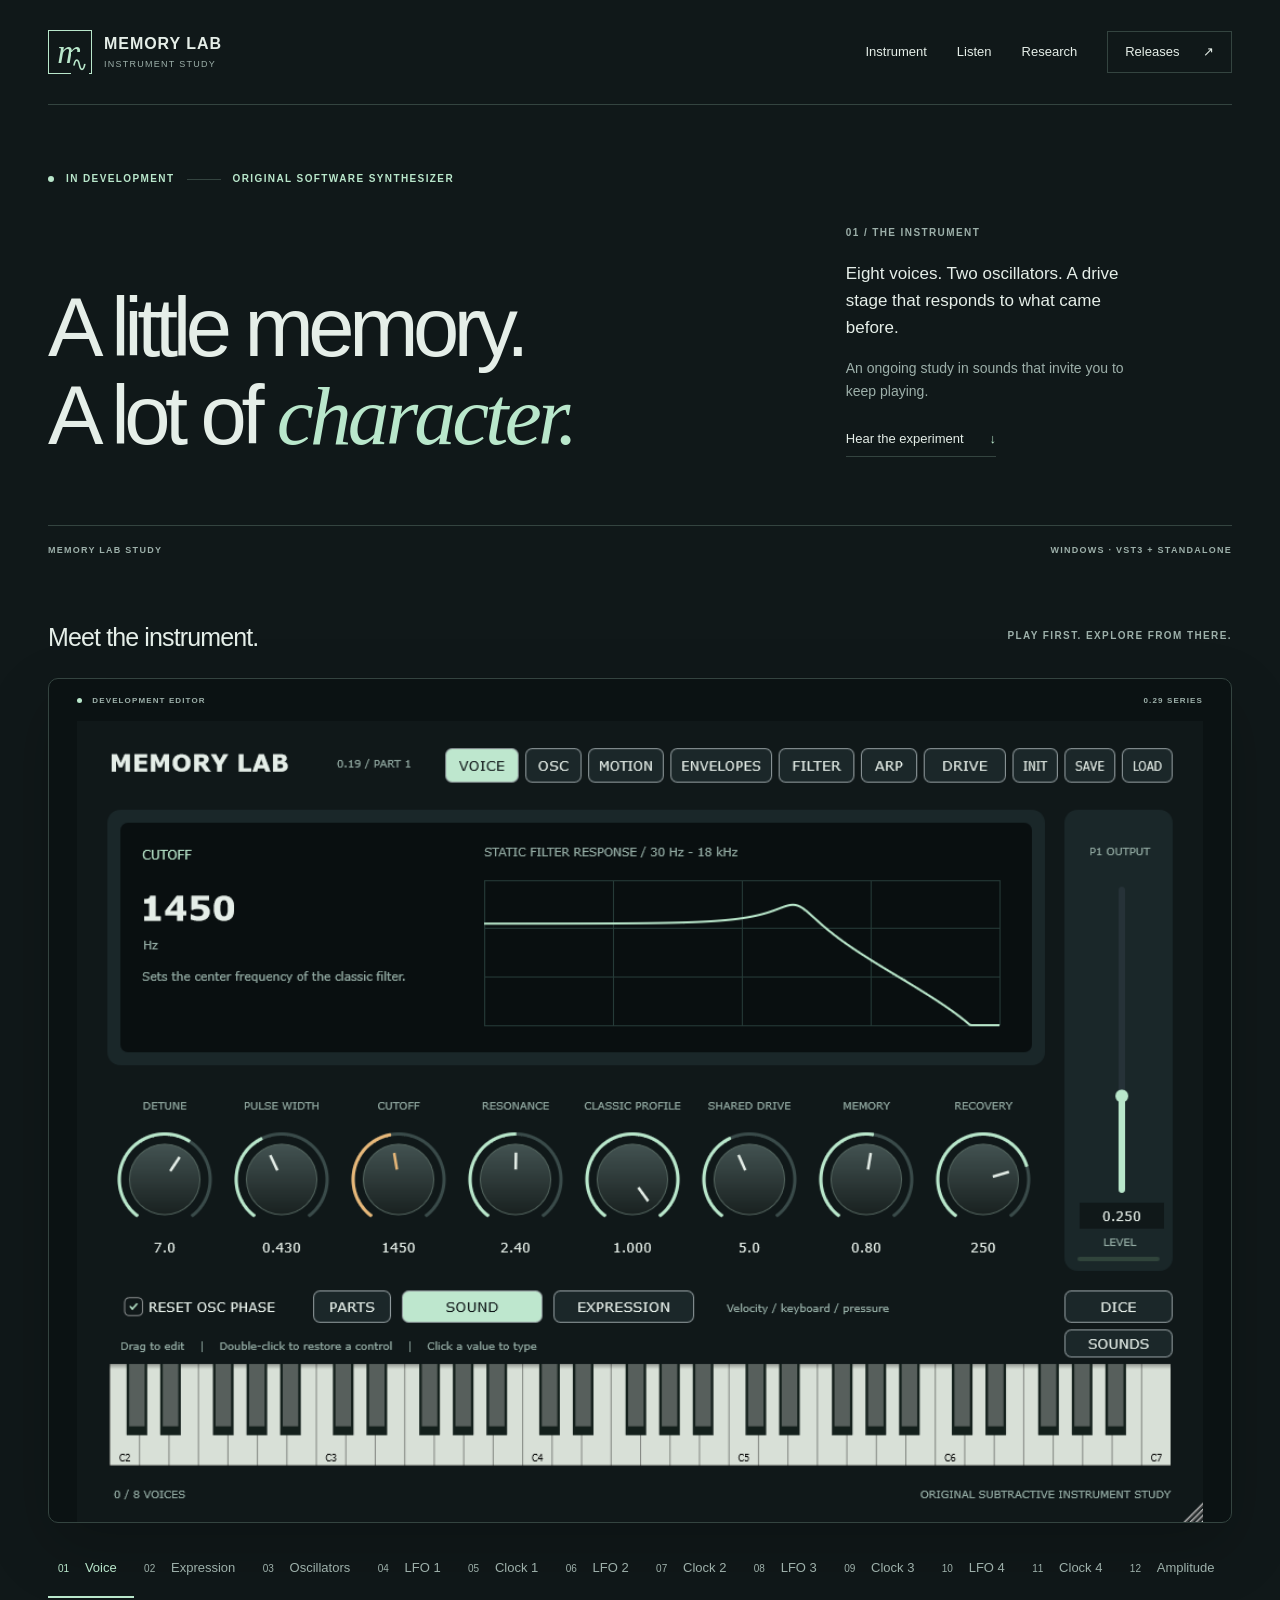
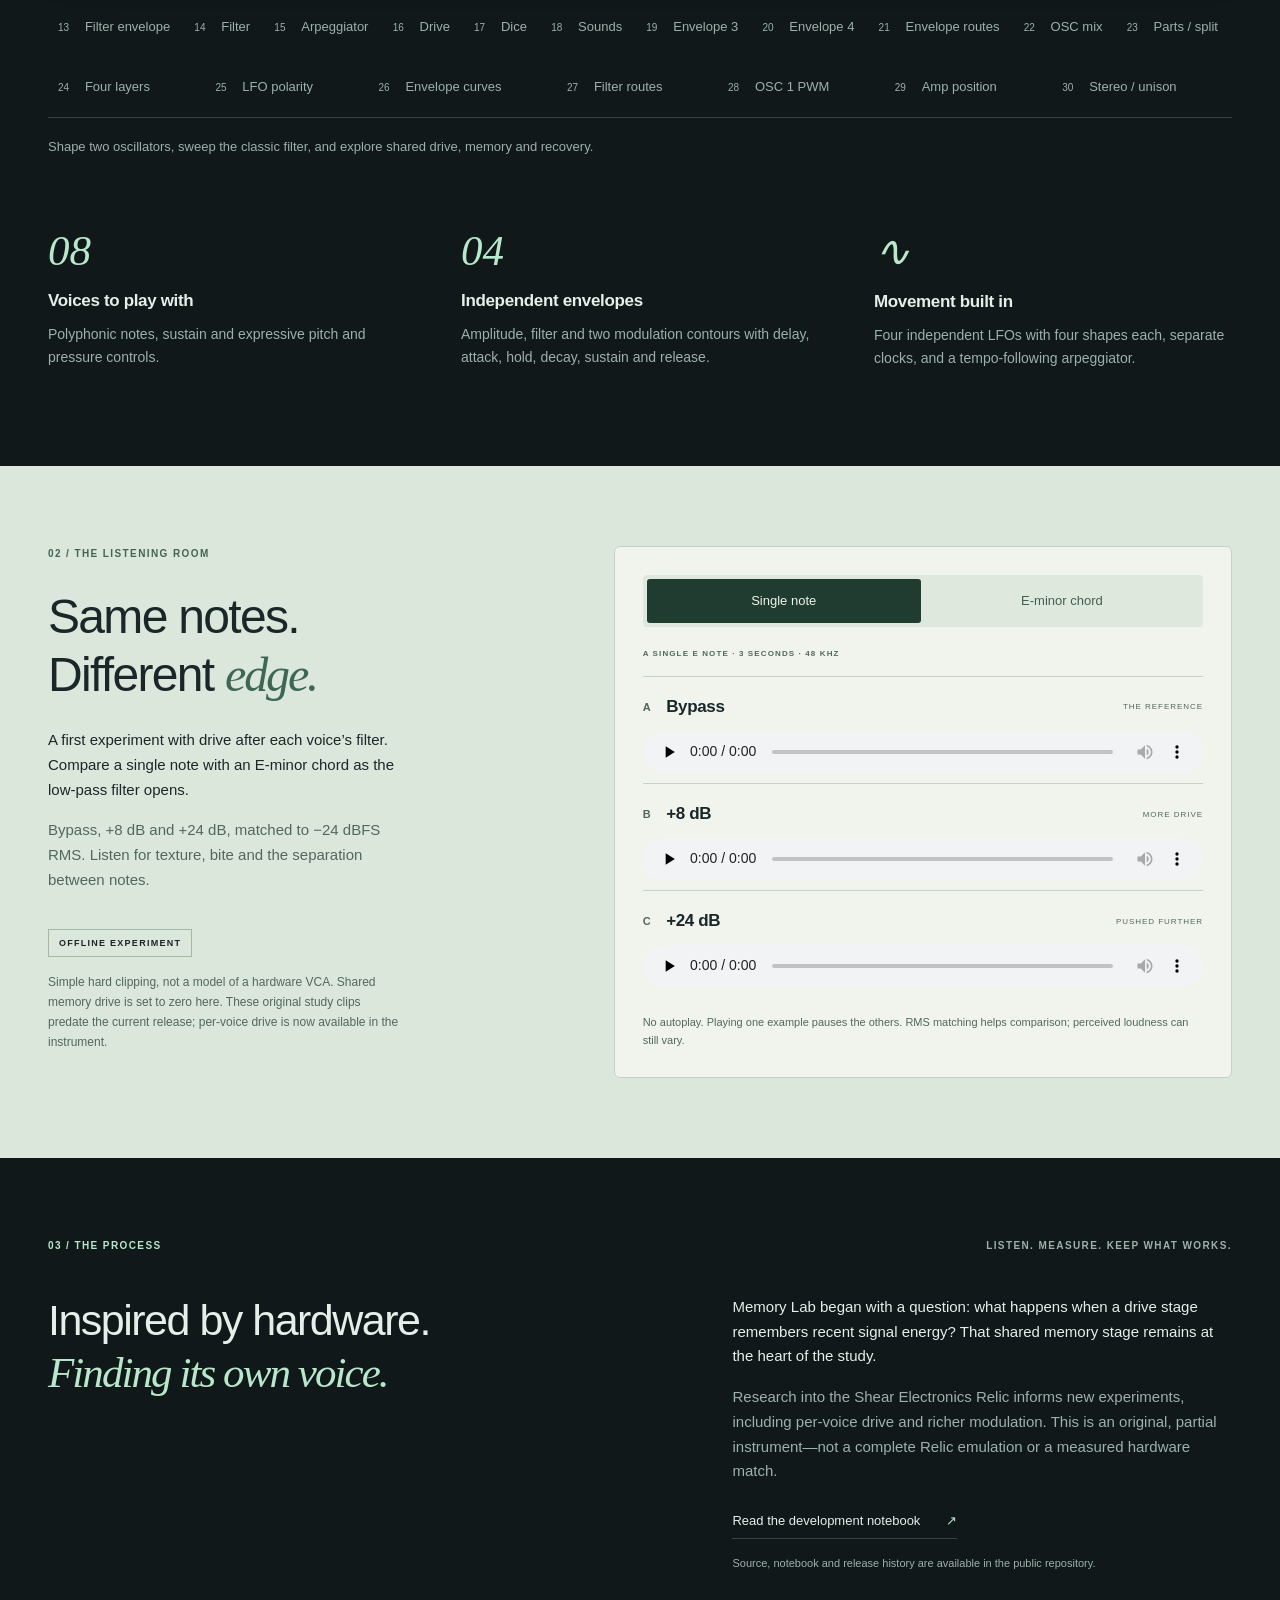
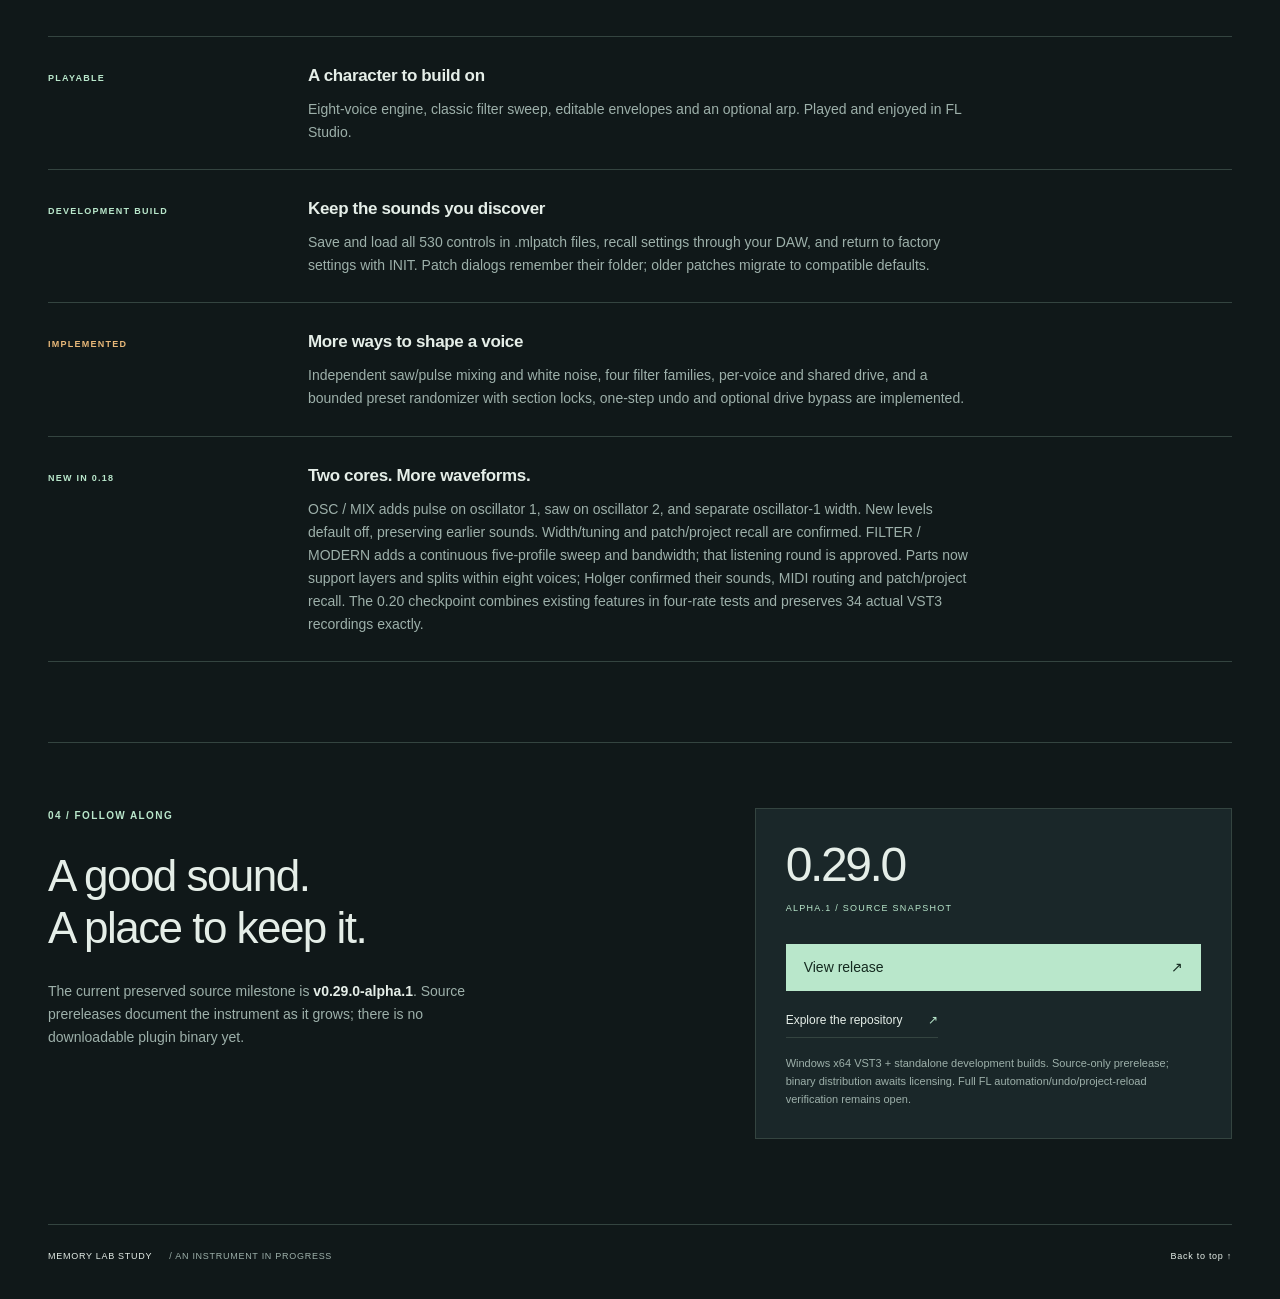
<file: docs/index.html>
<!doctype html>
<html lang="en">
<head>
  <meta charset="utf-8">
  <meta name="viewport" content="width=device-width, initial-scale=1">
  <meta name="description" content="Memory Lab Study: an original eight-voice software synthesizer exploring subtractive synthesis, expressive envelopes and a drive stage with memory. Hear the experiments and follow its development.">
  <meta name="theme-color" content="#101819">
  <title>Memory Lab Study — A sound worth exploring</title>
  <link rel="stylesheet" href="style.css">
  <script src="site.js" defer></script>
</head>
<body>
  <a class="skip" href="#main">Skip to content</a>
  <header class="header wrap">
    <a class="brand" href="#" aria-label="Memory Lab Study home"><span class="brand-mark" aria-hidden="true">m<span>∿</span></span><span>MEMORY LAB<span class="brand-sub">INSTRUMENT STUDY</span></span></a>
    <nav aria-label="Main navigation"><a href="#instrument">Instrument</a><a href="#listen">Listen</a><a href="#research">Research</a><a class="nav-release" href="#releases">Releases <span aria-hidden="true">↗</span></a></nav>
  </header>
  <main id="main">
    <section class="hero wrap">
      <div class="eyebrow"><span class="live-dot" aria-hidden="true"></span> IN DEVELOPMENT <span class="eyebrow-rule"></span> ORIGINAL SOFTWARE SYNTHESIZER</div>
      <div class="hero-grid"><h1>A little memory.<br>A lot of <em>character.</em></h1><div class="hero-note"><span class="index">01 / THE INSTRUMENT</span><p>Eight voices. Two oscillators. A drive stage that responds to what came before.</p><p class="muted">An ongoing study in sounds that invite you to keep playing.</p><a class="text-link" href="#listen">Hear the experiment <span aria-hidden="true">↓</span></a></div></div>
      <div class="hero-bottom"><span>MEMORY LAB STUDY</span><span>WINDOWS · VST3 + STANDALONE</span></div>
    </section>

    <section id="instrument" class="instrument wrap" aria-labelledby="instrument-title">
      <div class="section-top"><h2 id="instrument-title">Meet the instrument.</h2><span class="small muted">PLAY FIRST. EXPLORE FROM THERE.</span></div>
      <div class="screen-frame"><div class="screen-top"><span><i aria-hidden="true"></i> DEVELOPMENT EDITOR</span><span>0.29 SERIES</span></div><img id="editor-image" src="assets/editor/voice.png" alt="Memory Lab Study Voice editor with eight rotary controls, a filter response display and piano keyboard" width="1040" height="740" fetchpriority="high"></div>
      <div class="editor-selector" role="group" aria-label="Explore the editor pages">
        <button type="button" data-view="voice" aria-pressed="true">01 <span>Voice</span></button><button type="button" data-view="expression" aria-pressed="false">02 <span>Expression</span></button><button type="button" data-view="osc" aria-pressed="false">03 <span>Oscillators</span></button><button type="button" data-view="motion" aria-pressed="false">04 <span>LFO 1</span></button><button type="button" data-view="motion-clock" aria-pressed="false">05 <span>Clock 1</span></button><button type="button" data-view="motion2" aria-pressed="false">06 <span>LFO 2</span></button><button type="button" data-view="motion2-clock" aria-pressed="false">07 <span>Clock 2</span></button><button type="button" data-view="motion3" aria-pressed="false">08 <span>LFO 3</span></button><button type="button" data-view="motion3-clock" aria-pressed="false">09 <span>Clock 3</span></button><button type="button" data-view="motion4" aria-pressed="false">10 <span>LFO 4</span></button><button type="button" data-view="motion4-clock" aria-pressed="false">11 <span>Clock 4</span></button><button type="button" data-view="amplitude" aria-pressed="false">12 <span>Amplitude</span></button><button type="button" data-view="filter-envelope" aria-pressed="false">13 <span>Filter envelope</span></button><button type="button" data-view="filter-classic" aria-pressed="false">14 <span>Filter</span></button><button type="button" data-view="arp" aria-pressed="false">15 <span>Arpeggiator</span></button><button type="button" data-view="drive" aria-pressed="false">16 <span>Drive</span></button><button type="button" data-view="dice-bypass" aria-pressed="false">17 <span>Dice</span></button><button type="button" data-view="presets" aria-pressed="false">18 <span>Sounds</span></button><button type="button" data-view="env3" aria-pressed="false">19 <span>Envelope 3</span></button><button type="button" data-view="env4" aria-pressed="false">20 <span>Envelope 4</span></button><button type="button" data-view="envelope-routes" aria-pressed="false">21 <span>Envelope routes</span></button><button type="button" data-view="osc-mix" aria-pressed="false">22 <span>OSC mix</span></button><button type="button" data-view="parts-split" aria-pressed="false">23 <span>Parts / split</span></button><button type="button" data-view="parts-layer4" aria-pressed="false">24 <span>Four layers</span></button><button type="button" data-view="lfo-polarity" aria-pressed="false">25 <span>LFO polarity</span></button><button type="button" data-view="envelope-character" aria-pressed="false">26 <span>Envelope curves</span></button><button type="button" data-view="filter-modulation" aria-pressed="false">27 <span>Filter routes</span></button><button type="button" data-view="osc1-pwm" aria-pressed="false">28 <span>OSC 1 PWM</span></button><button type="button" data-view="voice-path" aria-pressed="false">29 <span>Amp position</span></button><button type="button" data-view="stereo-spread" aria-pressed="false">30 <span>Stereo / unison</span></button>
      </div>
      <p id="editor-caption" class="caption" aria-live="polite">Shape two oscillators, sweep the classic filter, and explore shared drive, memory and recovery.</p>
      <div class="feature-strip"><article><span class="feature-number">08</span><h3>Voices to play with</h3><p>Polyphonic notes, sustain and expressive pitch and pressure controls.</p></article><article><span class="feature-number">04</span><h3>Independent envelopes</h3><p>Amplitude, filter and two modulation contours with delay, attack, hold, decay, sustain and release.</p></article><article><span class="feature-number">∿</span><h3>Movement built in</h3><p>Four independent LFOs with four shapes each, separate clocks, and a tempo-following arpeggiator.</p></article></div>
    </section>

    <section id="listen" class="listen-band" aria-labelledby="listen-title"><div class="wrap listen-grid"><div class="listen-intro"><span class="eyebrow">02 / THE LISTENING ROOM</span><h2 id="listen-title">Same notes.<br>Different <em>edge.</em></h2><p>A first experiment with drive after each voice’s filter. Compare a single note with an E-minor chord as the low-pass filter opens.</p><p class="muted">Bypass, +8 dB and +24 dB, matched to −24 dBFS RMS. Listen for texture, bite and the separation between notes.</p><div class="experiment-tag">OFFLINE EXPERIMENT</div><p class="fine">Simple hard clipping, not a model of a hardware VCA. Shared memory drive is set to zero here. These original study clips predate the current release; per-voice drive is now available in the instrument.</p></div>
      <div class="listening-panel"><div class="phrase-switch" role="group" aria-label="Choose a listening phrase"><button type="button" data-phrase="single" aria-pressed="true">Single note</button><button type="button" data-phrase="chord" aria-pressed="false">E-minor chord</button></div><p id="phrase-description" class="small muted" aria-live="polite">A SINGLE E NOTE · 3 SECONDS · 48 KHZ</p>
      <article class="audio-row"><div class="audio-title"><span class="index">A</span><h3>Bypass</h3><span class="audio-detail">THE REFERENCE</span></div><audio controls preload="none" src="assets/audio/single-bypass.wav" aria-label="Single note, extra drive bypassed">Your browser does not support audio. <a href="assets/audio/single-bypass.wav">Download the reference WAV.</a></audio></article>
      <article class="audio-row"><div class="audio-title"><span class="index">B</span><h3>+8 dB</h3><span class="audio-detail">MORE DRIVE</span></div><audio controls preload="none" src="assets/audio/single-8db.wav" aria-label="Single note, 8 decibels of extra drive">Your browser does not support audio. <a href="assets/audio/single-8db.wav">Download the 8 dB WAV.</a></audio></article>
      <article class="audio-row"><div class="audio-title"><span class="index">C</span><h3>+24 dB</h3><span class="audio-detail">PUSHED FURTHER</span></div><audio controls preload="none" src="assets/audio/single-24db.wav" aria-label="Single note, 24 decibels of extra drive">Your browser does not support audio. <a href="assets/audio/single-24db.wav">Download the 24 dB WAV.</a></audio></article>
      <p class="fine">No autoplay. Playing one example pauses the others. RMS matching helps comparison; perceived loudness can still vary.</p><noscript><p>JavaScript is off. The single-note examples above still work. Chord WAVs: <a href="assets/audio/chord-bypass.wav">bypass</a>, <a href="assets/audio/chord-8db.wav">+8 dB</a>, <a href="assets/audio/chord-24db.wav">+24 dB</a>.</p></noscript></div>
    </div></section>

    <section id="research" class="research wrap" aria-labelledby="research-title"><div class="section-top"><span class="eyebrow">03 / THE PROCESS</span><span class="small muted">LISTEN. MEASURE. KEEP WHAT WORKS.</span></div><div class="research-grid"><h2 id="research-title">Inspired by hardware.<br><em>Finding its own voice.</em></h2><div><p>Memory Lab began with a question: what happens when a drive stage remembers recent signal energy? That shared memory stage remains at the heart of the study.</p><p class="muted">Research into the Shear Electronics Relic informs new experiments, including per-voice drive and richer modulation. This is an original, partial instrument—not a complete Relic emulation or a measured hardware match.</p><a class="text-link" href="https://github.com/holbizmetrics/memory-lab-study/blob/main/HARDWARE-SYNTH-WORKFLOW.md">Read the development notebook <span aria-hidden="true">↗</span></a><p class="fine repo-note">Source, notebook and release history are available in the public repository.</p></div></div>
      <div class="progress-list"><article><span class="progress-label">PLAYABLE</span><div><h3>A character to build on</h3><p>Eight-voice engine, classic filter sweep, editable envelopes and an optional arp. Played and enjoyed in FL Studio.</p></div></article><article><span class="progress-label">DEVELOPMENT BUILD</span><div><h3>Keep the sounds you discover</h3><p>Save and load all 530 controls in .mlpatch files, recall settings through your DAW, and return to factory settings with INIT. Patch dialogs remember their folder; older patches migrate to compatible defaults.</p></div></article><article><span class="progress-label amber">IMPLEMENTED</span><div><h3>More ways to shape a voice</h3><p>Independent saw/pulse mixing and white noise, four filter families, per-voice and shared drive, and a bounded preset randomizer with section locks, one-step undo and optional drive bypass are implemented.</p></div></article><article><span class="progress-label">NEW IN 0.18</span><div><h3>Two cores. More waveforms.</h3><p>OSC / MIX adds pulse on oscillator 1, saw on oscillator 2, and separate oscillator-1 width. New levels default off, preserving earlier sounds. Width/tuning and patch/project recall are confirmed. FILTER / MODERN adds a continuous five-profile sweep and bandwidth; that listening round is approved. Parts now support layers and splits within eight voices; Holger confirmed their sounds, MIDI routing and patch/project recall. The 0.20 checkpoint combines existing features in four-rate tests and preserves 34 actual VST3 recordings exactly.</p></div></article></div>
    </section>

    <section id="releases" class="releases wrap" aria-labelledby="release-title"><div><span class="eyebrow">04 / FOLLOW ALONG</span><h2 id="release-title">A good sound.<br>A place to keep it.</h2><p class="muted">The current preserved source milestone is <strong>v0.29.0-alpha.1</strong>. Source prereleases document the instrument as it grows; there is no downloadable plugin binary yet.</p></div><div class="release-box"><span class="release-version">0.29.0<span>ALPHA.1 / SOURCE SNAPSHOT</span></span><a class="button" href="https://github.com/holbizmetrics/memory-lab-study/releases/tag/v0.29.0-alpha.1">View release <span aria-hidden="true">↗</span></a><a class="text-link" href="https://github.com/holbizmetrics/memory-lab-study">Explore the repository <span aria-hidden="true">↗</span></a><p class="fine">Windows x64 VST3 + standalone development builds. Source-only prerelease; binary distribution awaits licensing. Full FL automation/undo/project-reload verification remains open.</p></div></section>
  </main>
  <footer class="wrap footer"><span>MEMORY LAB STUDY <span class="muted">/ AN INSTRUMENT IN PROGRESS</span></span><a href="#">Back to top ↑</a></footer>
</body>
</html>
</file>
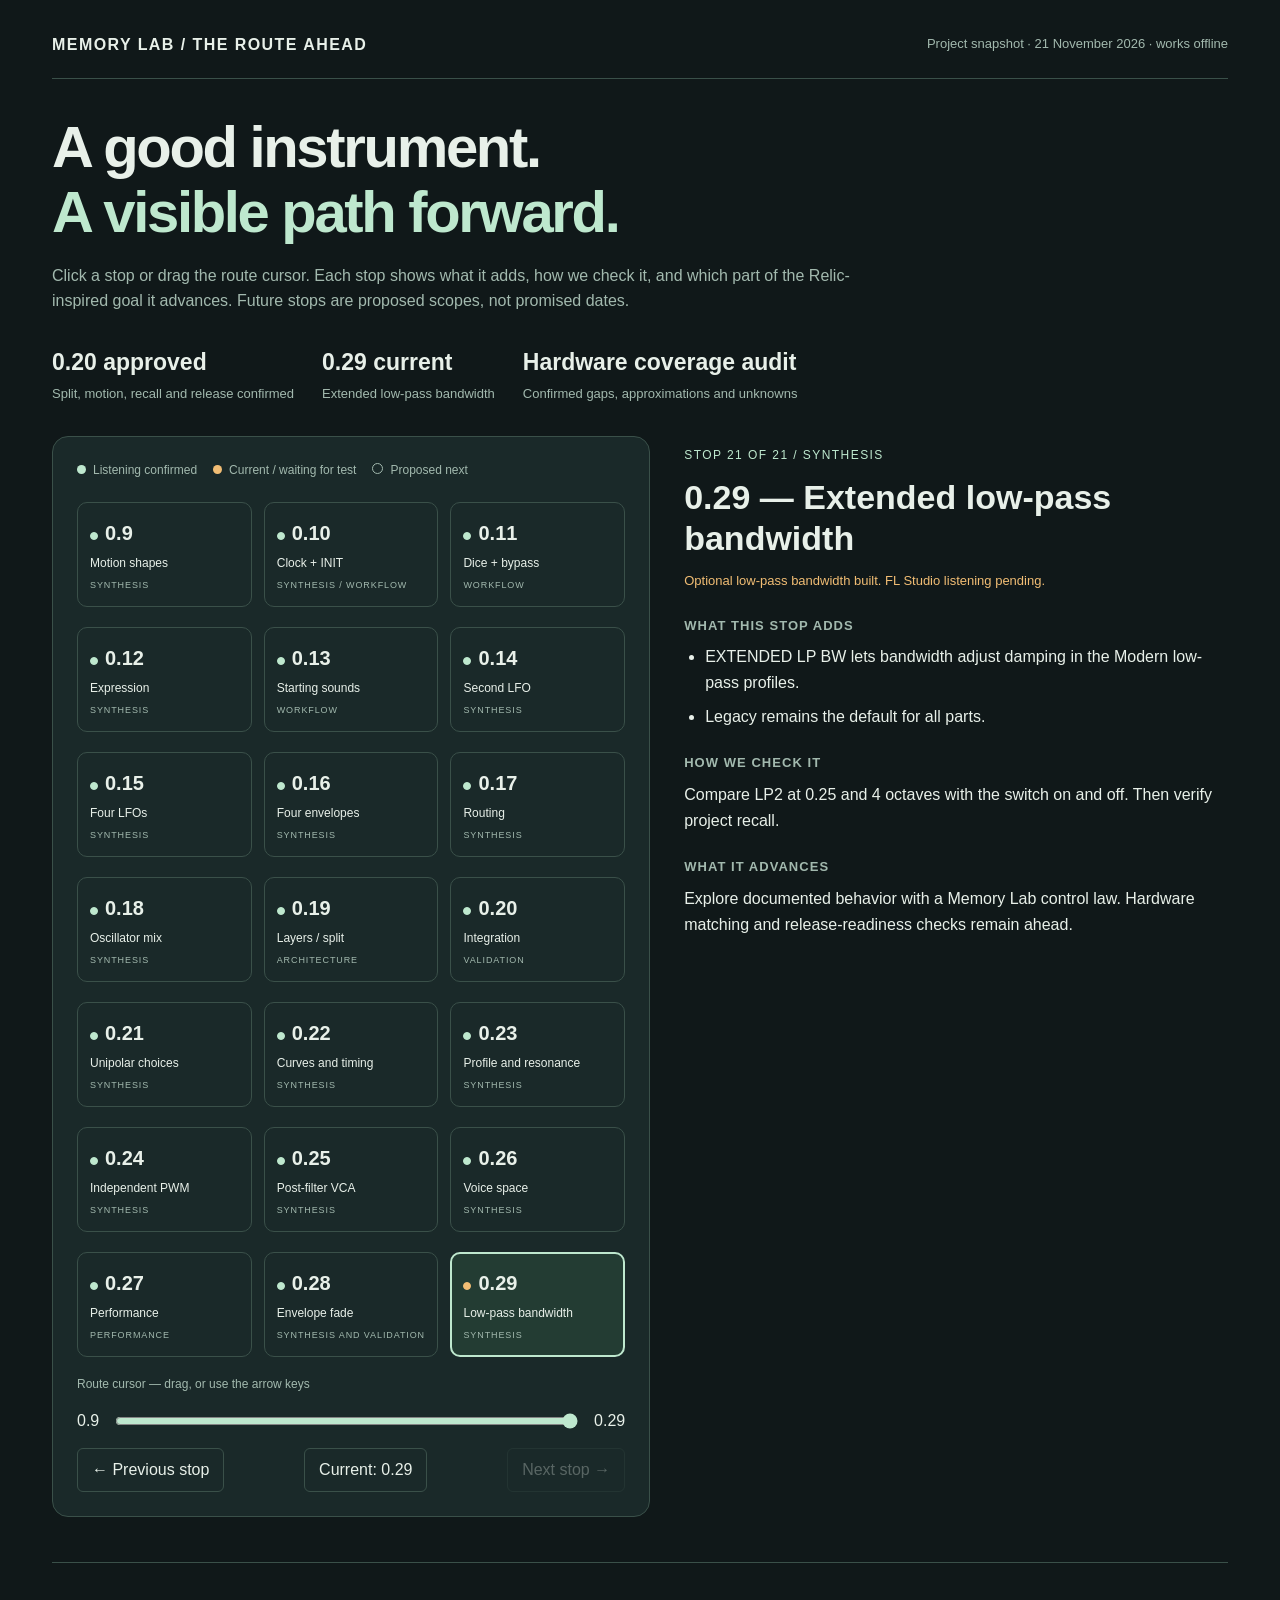
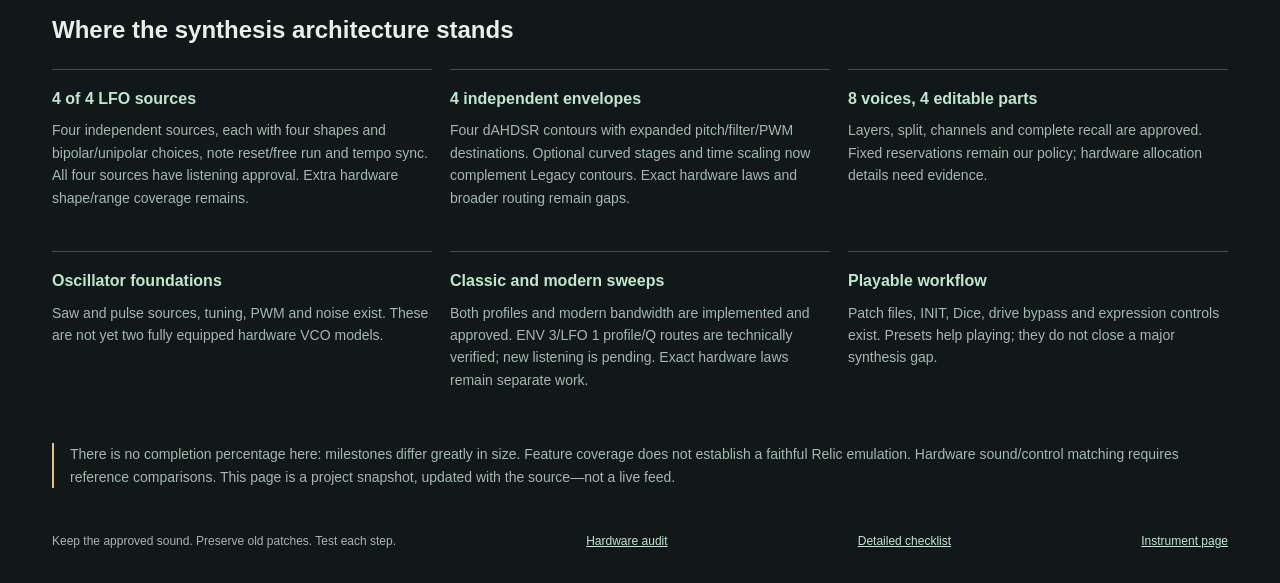
<file: roadmap/index.html>
<!doctype html>
<html lang="en">
<head>
<meta charset="utf-8"><meta name="viewport" content="width=device-width,initial-scale=1">
<title>Memory Lab — the route ahead</title>
<style>
:root{color-scheme:dark;--ink:#101819;--panel:#1a2929;--line:#3a5049;--text:#e8f0e9;--muted:#a2b9ae;--mint:#bee8ce;--amber:#f1bd74}*{box-sizing:border-box}body{margin:0;background:var(--ink);color:var(--text);font:16px/1.6 'Segoe UI',sans-serif}button,input{font:inherit}button{cursor:pointer}button:focus-visible,input:focus-visible,a:focus-visible{outline:3px solid var(--amber);outline-offset:5px}a{color:var(--mint)}.wrap{max-width:1240px;margin:auto;padding:32px}header{display:flex;justify-content:space-between;align-items:center;gap:24px;border-bottom:1px solid var(--line);padding-bottom:20px}.brand{font-weight:750;letter-spacing:.09em}.stamp{color:var(--muted);font-size:13px}h1{font-size:clamp(32px,5vw,58px);line-height:1.12;font-weight:600;letter-spacing:-.04em;margin:36px 0 18px}h1 em{color:var(--mint);font-style:normal}.intro{max-width:850px;color:var(--muted);margin-bottom:30px}.where{display:flex;gap:28px;flex-wrap:wrap;margin:24px 0}.where strong{display:block;font-size:23px}.where span{font-size:13px;color:var(--muted)}.layout{display:grid;grid-template-columns:1.1fr 1fr;gap:34px;margin-top:30px}.map{background:var(--panel);border:1px solid var(--line);border-radius:16px;padding:24px}.legend{display:flex;gap:16px;flex-wrap:wrap;color:var(--muted);font-size:12px;margin-bottom:22px}.legend span::before{content:'';display:inline-block;width:9px;height:9px;border-radius:50%;background:var(--mint);margin-right:7px}.legend span:nth-child(2)::before{background:var(--amber)}.legend span:nth-child(3)::before{background:transparent;border:1px solid var(--muted)}.route{display:grid;grid-template-columns:repeat(3,minmax(0,1fr));gap:20px 12px;position:relative}.stop{position:relative;text-align:left;color:var(--text);background:transparent;border:1px solid var(--line);border-radius:10px;min-height:105px;padding:13px 12px;transition:background .15s,border-color .15s}.stop:hover{background:#243d35}.stop[aria-pressed=true]{border:2px solid var(--mint);padding:12px 11px;background:#233c33}.stop .version{font-weight:700;font-size:20px;display:block}.stop .short{font-size:12px;line-height:1.3;display:block;margin-top:7px}.stop .dot{width:8px;height:8px;display:inline-block;border-radius:50%;background:transparent;border:1px solid var(--muted);margin-right:7px}.stop[data-status=approved] .dot{background:var(--mint);border-color:var(--mint)}.stop[data-status=ready] .dot,.stop[data-status=current] .dot{background:var(--amber);border-color:var(--amber)}.stop .kind{font-size:9px;letter-spacing:.1em;color:var(--muted);display:block;margin-top:7px}.route-help{font-size:12px;color:var(--muted);margin:18px 0 4px}.range-row{display:flex;align-items:center;gap:14px;margin:14px 0}input[type=range]{width:100%;accent-color:var(--mint);cursor:ew-resize}.nav{display:flex;justify-content:space-between;gap:12px}.nav button{color:var(--text);background:transparent;border:1px solid var(--line);border-radius:6px;padding:8px 14px}.nav button:disabled{opacity:.3;cursor:default}.detail{padding:10px 0}.kicker{color:var(--mint);letter-spacing:.12em;font-size:12px}.detail h2{font-size:34px;line-height:1.2;margin:12px 0}.status{font-size:13px;color:var(--amber);margin-bottom:22px}.detail h3{font-size:13px;letter-spacing:.08em;text-transform:uppercase;color:var(--muted);margin:24px 0 8px}.detail p{margin:8px 0}.detail ul{padding-left:21px;margin:8px 0}.detail li{margin:8px 0}.note{border-left:2px solid var(--amber);padding-left:16px;font-size:14px;color:var(--muted);margin-top:28px}.coverage{margin-top:45px;border-top:1px solid var(--line);padding-top:28px}.coverage h2{font-size:24px}.coverage-grid{display:grid;grid-template-columns:repeat(3,1fr);gap:18px}.coverage article{padding:16px 0;border-top:1px solid var(--line)}.coverage strong{color:var(--mint)}.coverage p{color:var(--muted);font-size:14px;margin:8px 0}footer{color:var(--muted);font-size:12px;padding-top:30px;display:flex;justify-content:space-between;gap:15px;flex-wrap:wrap}noscript{display:block;padding:20px;border:1px solid var(--amber)}@media(max-width:850px){.layout{grid-template-columns:1fr}.coverage-grid{grid-template-columns:1fr 1fr}.detail{min-height:0}}@media(max-width:480px){.wrap{padding:20px}.map{padding:16px}.route{gap:12px 8px}.stop{padding:10px 8px;min-height:110px}.stop[aria-pressed=true]{padding:9px 7px}.stop .short{font-size:11px}.stop .kind{font-size:8px}.coverage-grid{grid-template-columns:1fr}header{align-items:flex-start;flex-direction:column;gap:6px}.detail h2{font-size:28px}}@media(prefers-reduced-motion:reduce){*{transition:none!important}}
</style>
</head>
<body><main class="wrap">
<header><div class="brand">MEMORY LAB / THE ROUTE AHEAD</div><div class="stamp">Project snapshot · 21 November 2026 · works offline</div></header>
<h1>A good instrument.<br><em>A visible path forward.</em></h1>
<p class="intro">Click a stop or drag the route cursor. Each stop shows what it adds, how we check it, and which part of the Relic-inspired goal it advances. Future stops are proposed scopes, not promised dates.</p>
<div class="where"><div><strong>0.20 approved</strong><span>Split, motion, recall and release confirmed</span></div><div><strong>0.29 current</strong><span>Extended low-pass bandwidth</span></div><div><strong>Hardware coverage audit</strong><span>Confirmed gaps, approximations and unknowns</span></div></div>
<div class="layout">
 <section class="map" aria-label="Interactive milestone route">
  <div class="legend"><span>Listening confirmed</span><span>Current / waiting for test</span><span>Proposed next</span></div>
  <div id="route" class="route" role="group" aria-label="Choose a version stop"></div>
  <p class="route-help"><label for="cursor">Route cursor — drag, or use the arrow keys</label></p>
  <div class="range-row"><span aria-hidden="true">0.9</span><input id="cursor" type="range" min="0" max="20" value="20" step="1" aria-label="Selected milestone"><span aria-hidden="true">0.29</span></div>
  <div class="nav"><button id="previous" type="button">← Previous stop</button><button id="current" type="button">Current: 0.29</button><button id="next" type="button">Next stop →</button></div>
 </section>
 <section id="detail" class="detail" aria-live="polite" aria-atomic="true"></section>
</div>
<section class="coverage"><h2>Where the synthesis architecture stands</h2><div class="coverage-grid">
<article><strong>4 of 4 LFO sources</strong><p>Four independent sources, each with four shapes and bipolar/unipolar choices, note reset/free run and tempo sync. All four sources have listening approval. Extra hardware shape/range coverage remains.</p></article>
<article><strong>4 independent envelopes</strong><p>Four dAHDSR contours with expanded pitch/filter/PWM destinations. Optional curved stages and time scaling now complement Legacy contours. Exact hardware laws and broader routing remain gaps.</p></article>
<article><strong>8 voices, 4 editable parts</strong><p>Layers, split, channels and complete recall are approved. Fixed reservations remain our policy; hardware allocation details need evidence.</p></article>
<article><strong>Oscillator foundations</strong><p>Saw and pulse sources, tuning, PWM and noise exist. These are not yet two fully equipped hardware VCO models.</p></article>
<article><strong>Classic and modern sweeps</strong><p>Both profiles and modern bandwidth are implemented and approved. ENV 3/LFO 1 profile/Q routes are technically verified; new listening is pending. Exact hardware laws remain separate work.</p></article>
<article><strong>Playable workflow</strong><p>Patch files, INIT, Dice, drive bypass and expression controls exist. Presets help playing; they do not close a major synthesis gap.</p></article>
</div></section>
<p class="note">There is no completion percentage here: milestones differ greatly in size. Feature coverage does not establish a faithful Relic emulation. Hardware sound/control matching requires reference comparisons. This page is a project snapshot, updated with the source—not a live feed.</p>
<footer><span>Keep the approved sound. Preserve old patches. Test each step.</span><a href="../RELIC-COVERAGE-AUDIT.md">Hardware audit</a><a href="../MILESTONES.md">Detailed checklist</a><a href="../docs/index.html">Instrument page</a></footer>
<noscript>Enable JavaScript for the clickable route. The current milestone is 0.29 extended low-pass bandwidth. FL Studio listening is pending. The coverage summary below and the detailed checklist remain readable without it.</noscript>
</main>
<script>
"use strict";
const stops=[
 {v:"0.9",title:"LFO shapes",short:"Motion shapes",kind:"Synthesis",status:"approved",state:"Implemented · Holger confirmed musical behaviour",adds:["Sine, triangle, rising saw and pulse modulation.","Existing sine patches keep their sound."],check:"Compare shapes on pitch, PWM and cutoff.",goal:"Broader movement from the existing single per-voice LFO. Four independent LFOs are not implemented yet."},
 {v:"0.10",title:"Motion clock + INIT",short:"Clock + INIT",kind:"Synthesis / workflow",status:"approved",state:"Implemented · clock movement confirmed by Holger",adds:["Host-tempo sync, six divisions and internal fallback tempo.","Note-retrigger or free-running LFO phase.","INIT restores the factory sound."],check:"Hear tempo-related movement; compare note resets and free run.",goal:"Timing control for modulation; not PPQ/bar phase alignment or additional LFOs."},
 {v:"0.11",title:"Dice + drive bypass",short:"Dice + bypass",kind:"Workflow",status:"approved",state:"Implemented · generated sounds, bypass and Undo confirmed",adds:["Bounded random patches, section locks and one-roll Undo.","Optional BYPASS DRIVES sets both drives to zero on the next roll."],check:"Roll, check both drive values, then Undo to the previous complete sound.",goal:"Sound discovery and safe experimentation. This does not add a missing Relic synthesis module."},
 {v:"0.12",title:"Keyboard expression",short:"Expression",kind:"Synthesis",status:"approved",state:"Implemented · all three expression controls confirmed with keyboard",adds:["Independent amplitude and filter-envelope velocity sensitivity.","Filter key tracking around MIDI 60 / C4.","49 stable host controls; existing patches retain neutral defaults."],check:"Soft/hard same-note comparisons; C3/C4/C5 at 0% versus 100% tracking.",goal:"More deliberate performance response. Channel pressure exists; full MPE does not."},
 {v:"0.13",title:"Starting sounds + browser",short:"Starting sounds",kind:"Workflow",status:"approved",state:"Implemented · all eight starting sounds approved by Holger",adds:["Eight original starting sounds, from bass/pluck to pad/noise and clocked arp.","Category selection, explicit LOAD SOUND and one-step UNDO LOAD.","Browsing is passive; loading preserves output and sets both drives to zero."],check:"Browse without changing audio. Load, play fresh notes, check output/drives, then Undo. Try saved edits through ordinary SAVE/LOAD.",goal:"Makes the instrument easier to explore. No DSP, parameter-count or patch-schema change; not a major synthesis-coverage milestone."},
 {v:"0.14",title:"A second independent LFO",short:"Second LFO",kind:"Synthesis",status:"approved",state:"Implemented · LFO 2 routes, combined movement, sync, retrigger and recall confirmed",adds:["A second per-voice modulation source with independent timing and shape.","Separate depths for useful destinations; new controls default inactive."],check:"Hear two different rates at once; isolate each source and verify old-patch parity.",goal:"First step from one LFO toward four independent modulation sources."},
 {v:"0.15",title:"Four independent LFOs",short:"Four LFOs",kind:"Synthesis",status:"approved",state:"LFO 3 filter / LFO 4 pitch solo and combined confirmed; patch and FL restart recall confirmed",adds:["LFO 3 and LFO 4 add independent timing, shape and pitch/PWM/filter depths.","All added depths default inactive; old sounds and LFO 1/2 settings are preserved.","Four shapes per source now; further shapes, ranges and routing remain explicit gaps."],check:"Solo each source, combine rates/shapes, exercise sync/retrigger and measure CPU.",goal:"Closes the LFO-count gap. Count alone does not establish identical hardware behaviour."},
 {v:"0.16",title:"Four envelopes",short:"Four envelopes",kind:"Synthesis",status:"approved",state:"ENV 3 pitch, ENV 4 cutoff, patch and full FL restart recall confirmed",adds:["Third and fourth independent per-voice dAHDSR envelopes.","Independent pitch/filter depths, contour previews and old-sound preservation."],check:"Isolate each contour, then combine sustained and percussive modulation. Check release and voice stealing.",goal:"Closes the envelope-count gap while preserving existing amplitude/filter contours."},
 {v:"0.17",title:"Broader modulation routing",short:"Routing",kind:"Synthesis",status:"approved",state:"Tested routes, auto-load and patch/FL restart recall confirmed",adds:["Four LFO tremolo depths, pitch from amplitude/filter contours, ENV 3/4 PWM.","Optional preset auto-load, off by default; previous IDs and sounds preserved."],check:"Zero-amount bypass, destination isolation, combined extremes, automation and state migration.",goal:"Connects the additional sources into a useful instrument. Exact hardware routing still needs a refreshed specification."},
 {v:"0.18",title:"Oscillator expansion: first step",short:"Oscillator mix",kind:"Synthesis",status:"approved",state:"Waveforms, modern sweep/BW, inactive controls and patch/project recall confirmed",adds:["OSC 1 pulse, OSC 2 saw and separate static OSC 1 pulse width.","106 controls; old sounds preserved. FILTER / MODERN adds the continuous five-profile sweep and bandwidth."],check:"Waveform and recall tests passed. Next: enable MODERN, sweep profile, compare BP4 bandwidth, save/reload.",goal:"Expands both oscillator cores without claiming hard sync or a measured SEM circuit model."},
 {v:"0.19",title:"Four editable parts",short:"Layers / split",kind:"Architecture",status:"approved",state:"Holger confirmed layers, split, complete recall, voice reservations and MIDI routing",adds:["Single / 2-layer / 2-way split / 4-layer share eight voices.","Independent sounds, MIDI channels, selected-part editing, copy and complete persistence.","409 stable controls; older sounds migrate to Single / Part 1."],check:"Prepare two distinct sounds, compare layer and split, then save/load and project recall.",goal:"First playable multitimbral checkpoint; fixed reservations and one global arp remain limits."},
 {v:"0.20",title:"The instrument together",short:"Integration",kind:"Validation",status:"approved",state:"Technical checks and Holger split/motion/release regression approved",adds:["Four-rate combined parts, filters, modulation, drive and arp tests.","34 existing actual VST3 recordings remain byte-identical; three combined module fixtures pass.","409 IDs, schema 15 and host state 17 remain unchanged."],check:"Patch/host/block exact parity, voice cap, tempo fallback, panic and actual module lifecycle. Live CPU, FL recording/undo and long playing remain open.",goal:"A reliability checkpoint, not a claim of complete hardware conversion. Remaining oscillator/modulation coverage and hardware reference comparisons guide the next stages."},
{"v": "0.21", "title": "LFO polarity", "short": "Unipolar choices", "kind": "Synthesis", "status": "approved", "state": "Holger confirmed PULSE/SINE polarity, patch/project recall and older 0.17 patch loading", "adds": ["Four-source unipolar options; preserve existing bipolar patches.", "No promise of complete hardware conversion by this version."], "check": "Append neutral-default controls; verify preview, tremolo math, signs and recall.", "goal": "Close evidenced gaps while preserving approved sound, host IDs and older patches. See the linked audit for source confidence."},
{"v": "0.22", "title": "Envelope character", "short": "Curves and timing", "kind": "Synthesis", "status": "approved", "state": "Holger confirmed amplitude curves, timing scale, patch recall and FL restart recall", "adds": ["Optional exponential contours and extended timing with compatible mapping.", "No promise of complete hardware conversion by this version."], "check": "Compare contour fixtures, stage edges and release; do not claim exact CEM3310 behavior.", "goal": "Close evidenced gaps while preserving approved sound, host IDs and older patches. See the linked audit for source confidence."},
{"v": "0.23", "title": "Filter modulation", "short": "Profile and resonance", "kind": "Synthesis", "status": "approved", "state": "Individual routes heard in FL Studio", "adds": ["Add evidenced profile/resonance destinations before a general matrix.", "No promise of complete hardware conversion by this version."], "check": "Isolate routes; check smoothing, stability, high-Q headroom and recall.", "goal": "Close evidenced gaps while preserving approved sound, host IDs and older patches. See the linked audit for source confidence."},
{"v": "0.24", "title": "Oscillator coverage", "short": "Independent PWM", "kind": "Synthesis", "status": "approved", "state": "PWM movement, isolation and patch recall confirmed in FL", "adds": ["Add six independent OSC 1 PWM depths per part. Sync and cross-modulation remain separate investigations.", "No promise of complete hardware conversion by this version."], "check": "Spectral/aliasing checks, single-note/chord audio and exact legacy preservation.", "goal": "Close evidenced gaps while preserving approved sound, host IDs and older patches. See the linked audit for source confidence."},
{"v": "0.25", "title": "Voice-path study", "short": "Post-filter VCA", "kind": "Synthesis", "status": "approved", "state": "Clean and driven comparisons heard in FL", "adds": ["Choose Legacy or Post-filter for each part on DRIVE / AMP POSITION.", "No promise of complete hardware conversion by this version."], "check": "Matched-level clean/drive/noise listening; preserve old path and defaults.", "goal": "Close evidenced gaps while preserving approved sound, host IDs and older patches. See the linked audit for source confidence."},
{"v": "0.26", "title": "Stereo and unison", "short": "Voice space", "kind": "Synthesis", "status": "approved", "state": "Stereo spread, unison and project recall confirmed in FL", "adds": ["Spread voices across the main stereo output and stack one, two or four voices per note within each part’s reservation.", "Additional output buses remain open."], "check": "Verify voice budget, routing, normalization and evidence for hardware policy.", "goal": "Close evidenced gaps while preserving approved sound, host IDs and older patches. See the linked audit for source confidence."},
{"v": "0.27", "title": "Parts and expression", "short": "Performance", "kind": "Performance", "status": "approved", "state": "Pitch, pressure, timbre and project recall confirmed in FL", "adds": ["Enable MPE PITCH on PARTS for independent member-channel bends and a zone-wide manager bend.", "MPE PRESSURE and MPE TIMBRE route member aftertouch and CC 74 to each part’s filter cutoff."], "check": "FL Studio confirmed channel 2 pitch, pressure and timbre stayed independent of channel 3, including after reopening the project.", "goal": "Close evidenced gaps while preserving approved sound, host IDs and older patches. See the linked audit for source confidence."},
{"v": "0.28", "title": "Modulation and fidelity", "short": "Envelope fade", "kind": "Synthesis and validation", "status": "approved", "state": "Vibrato fade and FL Studio project recall confirmed", "adds": ["Fade LFO 1 depth using ENV 3 for each part."], "check": "FL Studio listening and reopening confirmed with ENV 3 FADE at 100%.", "goal": "Close evidenced gaps while preserving approved sound, host IDs and older patches. See the linked audit for source confidence."},
{"v": "0.29", "title": "Extended low-pass bandwidth", "short": "Low-pass bandwidth", "kind": "Synthesis", "status": "current", "state": "Optional low-pass bandwidth built. FL Studio listening pending.", "adds": ["EXTENDED LP BW lets bandwidth adjust damping in the Modern low-pass profiles.", "Legacy remains the default for all parts."], "check": "Compare LP2 at 0.25 and 4 octaves with the switch on and off. Then verify project recall.", "goal": "Explore documented behavior with a Memory Lab control law. Hardware matching and release-readiness checks remain ahead."}
];
const route=document.getElementById('route'),cursor=document.getElementById('cursor'),detail=document.getElementById('detail');
const currentStop=stops.length-1;
let selected=currentStop;
stops.forEach((s,i)=>{const b=document.createElement('button');b.type='button';b.className='stop';b.dataset.status=s.status;b.setAttribute('aria-label',`${s.v}: ${s.title}. ${s.state}`);b.innerHTML=`<span class="version"><span class="dot" aria-hidden="true"></span>${s.v}</span><span class="short">${s.short}</span><span class="kind">${s.kind.toUpperCase()}</span>`;b.addEventListener('click',()=>select(i));route.appendChild(b);});
function select(index){selected=Math.max(0,Math.min(stops.length-1,index));const s=stops[selected];cursor.value=selected;cursor.setAttribute('aria-valuetext',`${s.v}: ${s.title}`);[...route.children].forEach((b,i)=>b.setAttribute('aria-pressed',String(i===selected)));detail.innerHTML=`<div class="kicker">STOP ${selected+1} OF ${stops.length} / ${s.kind.toUpperCase()}</div><h2>${s.v} — ${s.title}</h2><div class="status">${s.state}</div><h3>What this stop adds</h3><ul>${s.adds.map(t=>`<li>${t}</li>`).join('')}</ul><h3>How we check it</h3><p>${s.check}</p><h3>What it advances</h3><p>${s.goal}</p>`;document.getElementById('previous').disabled=selected===0;document.getElementById('next').disabled=selected===stops.length-1;}
cursor.addEventListener('input',()=>select(Number(cursor.value)));document.getElementById('previous').addEventListener('click',()=>select(selected-1));document.getElementById('next').addEventListener('click',()=>select(selected+1));document.getElementById('current').addEventListener('click',()=>select(currentStop));select(currentStop);
</script></body></html>
</file>
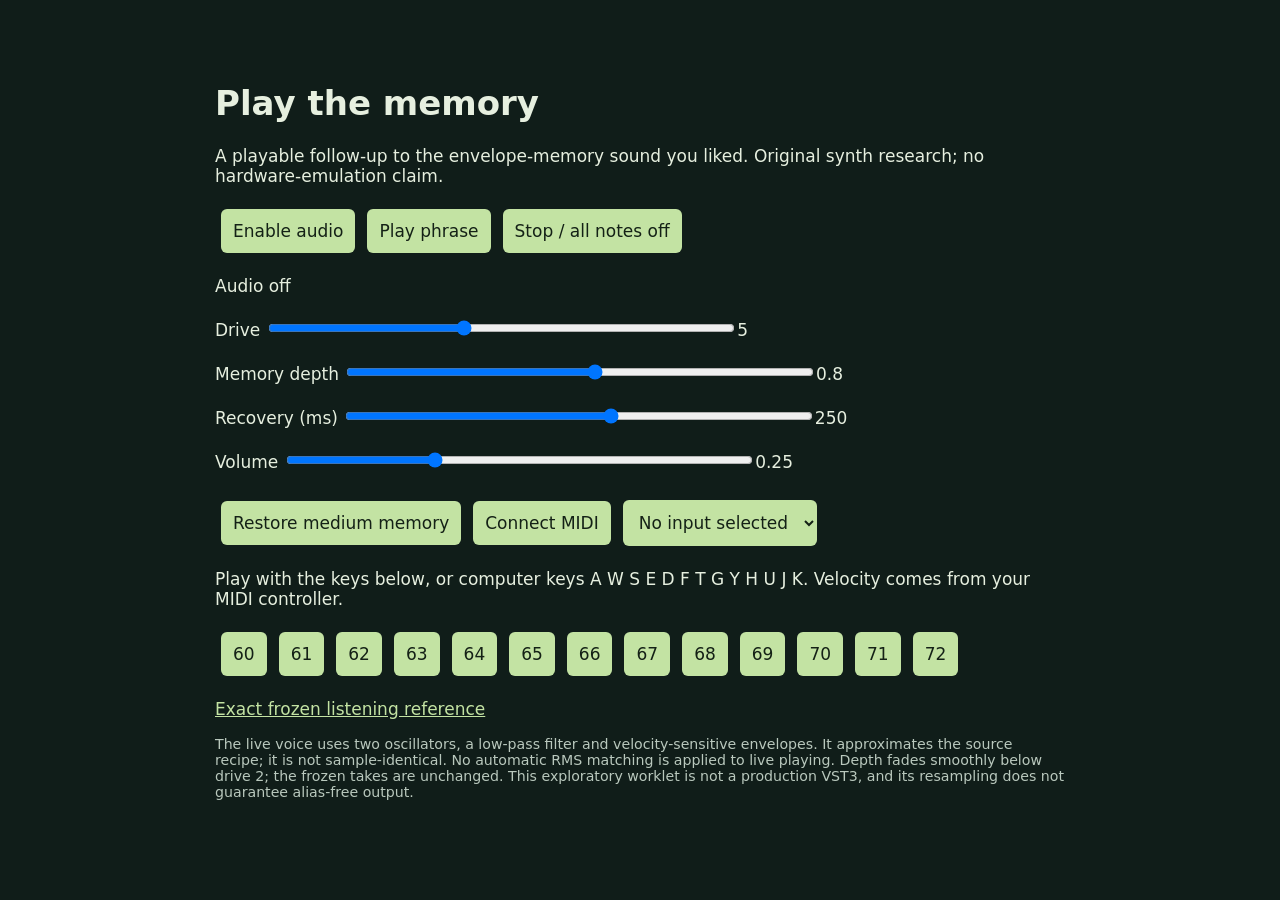
<file: live.html>
<!doctype html><html lang="en"><meta charset="utf-8"><meta name="viewport" content="width=device-width"><title>Drive Memory — Playable Study</title>
<style>body{background:#101d19;color:#e6efdf;font:17px system-ui;max-width:850px;margin:40px auto;padding:20px}button,select{font:inherit;padding:12px;margin:6px;background:#c3e3a3;border:0;border-radius:6px;color:#142116}label{display:block;margin:22px 0}input{width:55%}small{display:block;color:#b9c8bd}#keys{display:flex;flex-wrap:wrap}#keys button{touch-action:none;min-width:45px}a{color:#c3e3a3}</style>
<h1>Play the memory</h1><p>A playable follow-up to the envelope-memory sound you liked. Original synth research; no hardware-emulation claim.</p>
<button id="start">Enable audio</button><button id="demo">Play phrase</button><button id="stop">Stop / all notes off</button>
<p id="status" role="status">Audio off</p>
<label>Drive <input id="drive" type="range" min="0" max="12" step=".1" value="5"><output>5</output></label>
<label>Memory depth <input id="depth" type="range" min="0" max="1.5" step=".01" value=".8"><output>0.8</output></label>
<label>Recovery (ms) <input id="recovery" type="range" min="50" max="400" step="1" value="250"><output>250</output></label>
<label>Volume <input id="volume" type="range" min="0" max=".8" step=".01" value=".25"><output>0.25</output></label>
<button id="preset">Restore medium memory</button><button id="midi">Connect MIDI</button><select id="ports" aria-label="MIDI input"><option value="">No input selected</option></select>
<p>Play with the keys below, or computer keys A W S E D F T G Y H U J K. Velocity comes from your MIDI controller.</p><div id="keys"></div>
<p><a href="outputs/ideation-1/index.html">Exact frozen listening reference</a></p>
<small>The live voice uses two oscillators, a low-pass filter and velocity-sensitive envelopes. It approximates the source recipe; it is not sample-identical. No automatic RMS matching is applied to live playing. Depth fades smoothly below drive 2; the frozen takes are unchanged. This exploratory worklet is not a production VST3, and its resampling does not guarantee alias-free output.</small>
<script type="module" src="live.js"></script></html>
</file>
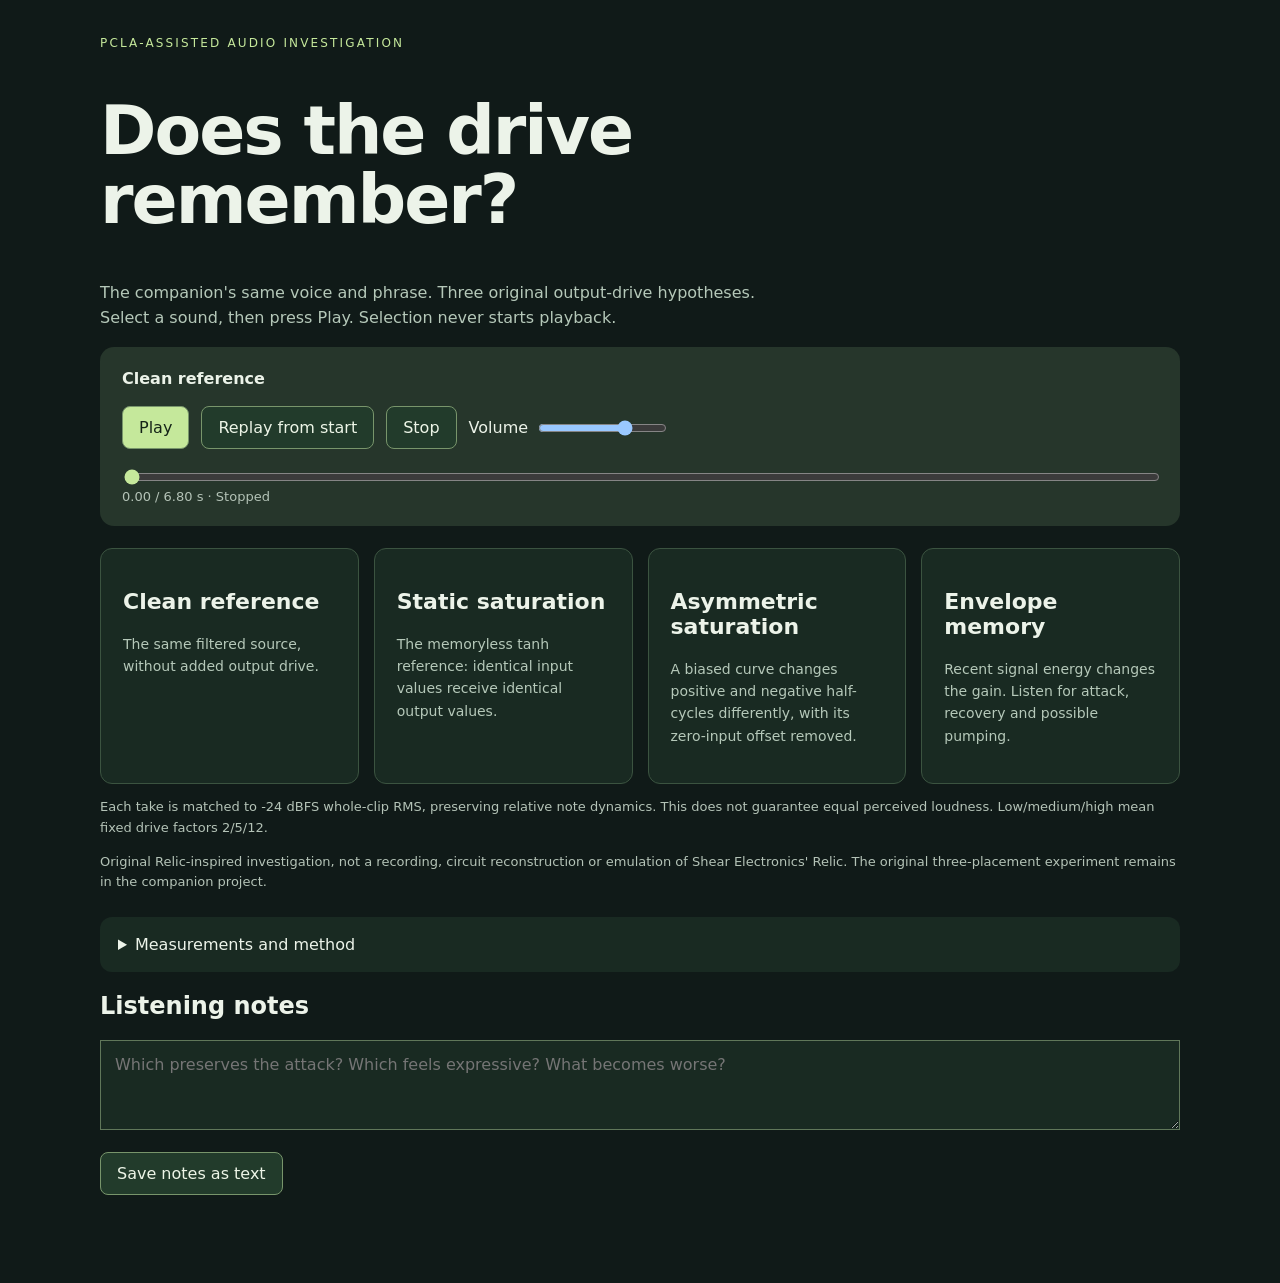
<file: memory-player.template.html>
<!doctype html><html lang="en"><meta charset="utf-8"><meta name="viewport" content="width=device-width,initial-scale=1"><title>Drive Memory Lab</title>
<style>:root{color-scheme:dark;font-family:system-ui,sans-serif;background:#101a18;color:#ecf3e9}body{max-width:1080px;margin:auto;padding:36px 24px 70px}h1{font-size:clamp(36px,7vw,68px);line-height:1.02;letter-spacing:-2px}p{color:#b5c8b9;line-height:1.6}.eyebrow{color:#c5e89b;font-size:12px;letter-spacing:.18em}.transport{background:#26362b;padding:22px;border-radius:14px;position:sticky;top:8px;z-index:2}.controls{display:flex;align-items:center;gap:12px;flex-wrap:wrap;margin:18px 0}button{font:inherit;padding:11px 16px;border:1px solid #78956b;background:#223b2b;border-radius:8px;color:#edf5e7;cursor:pointer}button:hover{background:#38553b}button[aria-pressed=true],.primary{background:#c5e89b;color:#142317}button:focus-visible,input:focus-visible{outline:3px solid #ecc979;outline-offset:3px}.grid{display:grid;grid-template-columns:repeat(auto-fit,minmax(230px,1fr));gap:15px;margin-top:22px}.card{background:#192a22;border:1px solid #3b5340;padding:22px;border-radius:12px}.card h2{font-size:22px}.card p{font-size:14px;min-height:76px}.choices{display:flex;gap:8px;flex-wrap:wrap}.meta{font-size:13px;color:#b4c3b7}#seek{width:100%;accent-color:#c5e89b}label{display:flex;gap:8px;align-items:center}details{margin-top:24px;padding:18px;background:#192a22;border-radius:12px}summary{cursor:pointer}table{font-size:13px;width:100%;border-collapse:collapse}td,th{text-align:left;border-bottom:1px solid #3d5340;padding:9px}#error{color:#ffb5a0}textarea{box-sizing:border-box;width:100%;min-height:90px;background:#192a22;color:#edf5e7;border:1px solid #60775a;padding:14px;font:inherit}a{color:#c5e89b}</style>
<body><div class="eyebrow">PCLA-ASSISTED AUDIO INVESTIGATION</div><h1>Does the drive<br>remember?</h1><p>The companion's same voice and phrase. Three original output-drive hypotheses.<br>Select a sound, then press Play. Selection never starts playback.</p>
<section class="transport"><strong id="selected">Clean reference</strong><div class="controls"><button id="play" class="primary">Play</button><button id="replay">Replay from start</button><button id="stop">Stop</button><label>Volume <input id="volume" type="range" min="0" max="1" step=".01" value=".7"></label></div><input id="seek" aria-label="Playback position" type="range" min="0" max="6.8" step=".01" value="0"><div class="meta"><span id="time">0.00 / 6.80 s</span> · <span id="state" role="status">Stopped</span></div><div id="error" role="alert"></div></section>
<div class="grid"><section class="card"><h2>Clean reference</h2><p>The same filtered source, without added output drive.</p><div id="clean" class="choices"></div></section><section class="card"><h2>Static saturation</h2><p>The memoryless tanh reference: identical input values receive identical output values.</p><div id="static" class="choices"></div></section><section class="card"><h2>Asymmetric saturation</h2><p>A biased curve changes positive and negative half-cycles differently, with its zero-input offset removed.</p><div id="biased" class="choices"></div></section><section class="card"><h2>Envelope memory</h2><p>Recent signal energy changes the gain. Listen for attack, recovery and possible pumping.</p><div id="sag" class="choices"></div></section></div>
<p class="meta">Each take is matched to -24 dBFS whole-clip RMS, preserving relative note dynamics. This does not guarantee equal perceived loudness. Low/medium/high mean fixed drive factors 2/5/12.</p><p class="meta">Original Relic-inspired investigation, not a recording, circuit reconstruction or emulation of Shear Electronics' Relic. The original three-placement experiment remains in the companion project.</p>
<details><summary>Measurements and method</summary><p class="meta">A common 4x resampling chain and 8 Hz DC blocker surround the added output stage. Numerical validity and musical preference are separate. No limiter or automatic winner.</p><table><thead><tr><th>Sound</th><th>RMS dBFS</th><th>Peak dBFS</th><th>Centroid Hz</th></tr></thead><tbody id="metrics"></tbody></table></details><h2>Listening notes</h2><textarea id="notes" aria-label="Listening notes" placeholder="Which preserves the attack? Which feels expressive? What becomes worse?"></textarea><div class="controls"><button id="export">Save notes as text</button></div><audio id="audio" preload="metadata"></audio>
<script>const clips=__MANIFEST__,audio=document.getElementById('audio'),$=id=>document.getElementById(id);let current=clips[0];const names={clean:'Clean reference',static:'Static saturation',biased:'Asymmetric saturation',sag:'Envelope memory'},strengths={2:'low',5:'medium',12:'high'};function title(c){return names[c.route]+(c.route==='clean'?'':' · '+strengths[c.drive])}function select(c){audio.pause();audio.currentTime=0;current=c;audio.src=c.file;$('selected').textContent=title(c);$('state').textContent='Ready';$('error').textContent='';$('seek').value=0;document.querySelectorAll('[data-clip]').forEach(b=>b.setAttribute('aria-pressed',String(b.dataset.clip===c.id)))}
clips.forEach(c=>{let b=document.createElement('button');b.dataset.clip=c.id;b.textContent=c.route==='clean'?'Select clean':strengths[c.drive];b.setAttribute('aria-pressed','false');b.onclick=()=>select(c);$(c.route).append(b);let tr=document.createElement('tr');[title(c),c.matched_metrics.rms_dbfs.toFixed(2),c.matched_metrics.peak_dbfs.toFixed(2),c.matched_metrics.spectral_centroid_hz.toFixed(0)].forEach(v=>{let td=document.createElement('td');td.textContent=v;tr.append(td)});$('metrics').append(tr)});
async function play(){try{await audio.play();$('state').textContent='Playing'}catch(e){$('error').textContent='Playback failed: '+e.message}}$('play').onclick=play;$('replay').onclick=()=>{audio.currentTime=0;play()};$('stop').onclick=()=>{audio.pause();audio.currentTime=0;$('state').textContent='Stopped'};$('volume').oninput=e=>audio.volume=Number(e.target.value);audio.volume=.7;$('seek').oninput=e=>audio.currentTime=Number(e.target.value);audio.ontimeupdate=()=>{$('seek').value=audio.currentTime;$('time').textContent=audio.currentTime.toFixed(2)+' / '+current.seconds.toFixed(2)+' s'};audio.onended=()=>$('state').textContent='Finished';audio.onerror=()=>$('error').textContent='Could not load audio. Keep the audio folder beside this page.';$('export').onclick=()=>{let url=URL.createObjectURL(new Blob(['Drive Memory Lab notes\n'+$('notes').value],{type:'text/plain'})),a=document.createElement('a');a.href=url;a.download='drive-memory-listening-notes.txt';a.click();setTimeout(()=>URL.revokeObjectURL(url),1000)};window.addEventListener('pagehide',()=>audio.pause());select(current);</script></body></html>
</file>
<file: docs/style.css>
@charset "UTF-8";
:root{color-scheme:dark;--bg:#101819;--panel:#1a2729;--mint:#b9e7cb;--white:#e5eee8;--muted:#9db0aa;--line:#344440;--amber:#e8b879}*{box-sizing:border-box}html{scroll-behavior:smooth;scroll-padding-top:24px}body{margin:0;background:var(--bg);color:var(--white);font:16px/1.65 "Segoe UI",Arial,sans-serif}a{color:inherit;text-decoration:none}button{font:inherit;cursor:pointer}button,a,audio{outline-offset:6px}a:focus-visible,button:focus-visible{outline:2px solid var(--amber)}.wrap{width:min(1200px,calc(100% - 96px));margin-inline:auto}.header{display:flex;align-items:center;justify-content:space-between;padding-block:30px;border-bottom:1px solid var(--line);gap:28px}.brand{display:flex;align-items:center;gap:12px;font-weight:750;letter-spacing:.06em;line-height:1.2;font-size:16px}.brand-mark{display:grid;place-content:center;width:44px;height:44px;border:1px solid var(--mint);color:var(--mint);font:italic 34px Georgia;position:relative}.brand-mark span{font:20px Georgia;position:absolute;right:2px;bottom:-3px;background:var(--bg)}.brand-sub{display:block;font-size:9px;font-weight:400;color:var(--muted);letter-spacing:.14em;margin-top:6px}nav{display:flex;align-items:center;gap:30px;font-size:13px}nav a:hover,.text-link:hover{color:var(--mint)}.nav-release{border:1px solid var(--line);padding:9px 17px}.nav-release span{margin-left:20px}.hero{padding-top:66px}.eyebrow,.small,.index,.hero-bottom,.screen-top,.progress-label,.experiment-tag{font-size:10px;letter-spacing:.14em;font-weight:600}.eyebrow{display:flex;align-items:center;gap:12px;color:var(--mint)}.live-dot{width:6px;height:6px;border-radius:50%;background:var(--mint)}.eyebrow-rule{width:34px;height:1px;background:var(--line)}.hero-grid{display:grid;grid-template-columns:1.9fr 1fr;align-items:end;gap:64px;padding-block:30px 64px}h1{font-weight:450;letter-spacing:-.065em;line-height:1.06;font-size:clamp(50px,6.5vw,90px);margin:0}em{font-family:Georgia,"Times New Roman",serif;font-weight:400;color:var(--mint);letter-spacing:-.045em}.hero-note{max-width:300px;padding-bottom:4px}.index{color:var(--muted)}p{margin:16px 0}.hero-note p{font-size:17px;line-height:1.6}.hero-note .muted{font-size:14px}.muted,.caption,.fine{color:var(--muted)}.text-link{display:inline-flex;gap:26px;align-items:center;font-size:13px;border-bottom:1px solid var(--line);padding-bottom:6px;margin-top:10px}.text-link span{color:var(--mint)}.hero-bottom{display:flex;justify-content:space-between;border-top:1px solid var(--line);padding:17px 0 28px;color:var(--muted);font-size:9px}.section-top{display:flex;justify-content:space-between;align-items:center;gap:20px;margin-bottom:26px}h2{font-size:36px;line-height:1.2;font-weight:450;letter-spacing:-.035em;margin:0}.section-top h2{font-size:25px}.instrument{padding-top:36px}.screen-frame{border:1px solid var(--line);background:#0b1213;padding:14px 28px 0;border-radius:10px;overflow:hidden;box-shadow:0 24px 65px #0003}.screen-top{display:flex;justify-content:space-between;color:var(--muted);font-size:8px;padding:1px 0 14px}.screen-top i{display:inline-block;width:5px;height:5px;background:var(--mint);border-radius:50%;margin-right:7px}.screen-frame img{display:block;width:100%;height:auto}.editor-selector{display:grid;grid-template-columns:repeat(5,1fr);border-bottom:1px solid var(--line);margin-top:16px}.editor-selector button{border:0;border-bottom:2px solid transparent;background:none;color:var(--muted);text-align:left;padding:18px 10px;font-size:10px}.editor-selector button span{font-size:13px;margin-left:13px}.editor-selector button[aria-pressed=true]{color:var(--mint);border-color:var(--mint)}.editor-selector button:hover{background:var(--panel)}.caption{font-size:13px;min-height:44px;margin-top:18px}.feature-strip{display:grid;grid-template-columns:repeat(3,1fr);gap:55px;padding:30px 0 80px}.feature-number{font:italic 43px Georgia;color:var(--mint)}h3{font-size:17px;font-weight:550;letter-spacing:-.02em;margin:12px 0 8px}.feature-strip p{font-size:14px;color:var(--muted);margin-top:0}.listen-band{background:#dce7dc;color:#1a2729;padding:80px 0}.listen-band em{color:#3e6654}.listen-band .muted,.listen-band .fine,.listen-band .small,.listen-band .index{color:#52685d}.listen-band .eyebrow{color:#446552}.listen-grid{display:grid;grid-template-columns:1fr 1.3fr;gap:90px}.listen-intro h2{font-size:48px;margin:25px 0}.listen-intro>p{max-width:355px;font-size:15px}.experiment-tag{display:inline-block;border:1px solid #a0b8a7;padding:6px 10px;margin-top:20px;font-size:9px}.fine{font-size:12px;line-height:1.65}.listen-intro .fine{font-size:12px}.listening-panel{background:#f0f4ed;padding:28px;border:1px solid #c4d3c6;border-radius:6px}.phrase-switch{display:flex;gap:4px;padding:4px;background:#dfe8dd;border-radius:4px}.phrase-switch button{flex:1;padding:10px;border:1px solid transparent;background:none;color:#42604f;font-size:13px;border-radius:3px}.phrase-switch button[aria-pressed=true]{background:#203b2f;color:#f0f4ed}.listening-panel>.small{font-size:8px;margin-top:20px}.audio-row{border-top:1px solid #c5d4c7;padding:16px 0 10px}.audio-title{display:flex;align-items:center;gap:14px}.audio-title .index{font-size:11px}.audio-title h3{margin:0;flex:1}.audio-detail{font-size:8px;letter-spacing:.12em;color:#52685d}audio{width:100%;height:42px;margin-top:10px;display:block;color-scheme:light}.listening-panel>.fine{font-size:11px;margin-bottom:0}.research{padding:80px 0}.research-grid{display:grid;grid-template-columns:1.2fr 1fr;gap:85px;margin-top:40px}.research-grid p{font-size:15px;margin-top:0}.research-grid h2{font-size:43px}.repo-note{margin-top:15px!important;font-size:11px!important}.progress-list{margin-top:48px;border-top:1px solid var(--line)}.progress-list article{display:grid;grid-template-columns:230px 1fr;gap:30px;padding:25px 0;border-bottom:1px solid var(--line)}.progress-label{padding-top:9px;color:var(--mint);font-size:9px}.progress-label.amber{color:var(--amber)}.progress-list h3{margin-top:0}.progress-list p{font-size:14px;color:var(--muted);margin:0;max-width:670px}.releases{display:grid;grid-template-columns:1.25fr 1fr;gap:110px;border-top:1px solid var(--line);padding:65px 0 85px}.releases h2{font-size:44px;margin:25px 0}.releases p{font-size:14px;max-width:440px}.release-box{border:1px solid var(--line);padding:30px;background:var(--panel);align-self:start}.release-version{display:block;font-size:48px;letter-spacing:-.05em;line-height:1.1}.release-version>span{display:block;font-size:9px;letter-spacing:.14em;color:var(--mint);margin-top:12px}.button{background:var(--mint);color:#152a20;padding:12px 18px;display:flex;justify-content:space-between;align-items:center;font-size:14px;margin:30px 0 10px}.button:hover{background:#d3f4df}.release-box>.text-link{font-size:12px}.release-box>.fine{font-size:11px;margin-bottom:0}.footer{border-top:1px solid var(--line);display:flex;justify-content:space-between;gap:20px;padding:24px 0 35px;font-size:9px;letter-spacing:.08em}.footer .muted{margin-left:14px}.skip{position:fixed;top:-80px;left:16px;z-index:99;background:var(--mint);color:var(--bg);padding:12px}.skip:focus{top:12px}section{scroll-margin-top:28px}strong{font-weight:600;color:var(--white)}
@media(min-width:1500px){.wrap{width:min(1240px,calc(100% - 140px))}}@media(max-width:900px){.wrap{width:calc(100% - 48px)}.hero-grid{gap:30px;grid-template-columns:1.5fr 1fr}h1{font-size:60px}.hero-note p{font-size:15px}.listen-grid{gap:38px}.listen-intro h2{font-size:39px}.research-grid{gap:35px}.research-grid h2{font-size:34px}.releases{gap:50px}.editor-selector button{padding-inline:5px}.editor-selector button span{margin-left:5px;font-size:11px}.feature-strip{gap:30px}.section-top .small{font-size:8px}nav{gap:18px}.progress-list article{grid-template-columns:180px 1fr}}@media(max-width:620px){.wrap{width:calc(100% - 36px)}.header{padding-block:20px;align-items:flex-start;gap:16px}.brand{font-size:12px}.brand-mark{width:35px;height:35px;font-size:28px}.brand-sub{font-size:7px}.header nav{gap:14px;flex-wrap:wrap;justify-content:flex-end;font-size:11px;max-width:160px}.nav-release{padding:0;border:0}.nav-release span{margin-left:3px}.hero{padding-top:42px}.eyebrow{font-size:8px;gap:8px}.hero>.eyebrow{flex-wrap:wrap;line-height:2}.eyebrow-rule{width:16px}.hero-grid{grid-template-columns:1fr;gap:30px;padding:24px 0 32px}h1{font-size:clamp(44px,10vw,62px)}.hero-note{max-width:350px}.hero-note .index{display:none}.hero-note p{margin-top:0}.hero-bottom{font-size:7px;gap:20px}.instrument{padding-top:22px}.section-top{align-items:flex-start;gap:14px}.section-top .small{display:none}.section-top h2{font-size:23px}.screen-frame{padding:8px 6px 0;border-radius:5px}.screen-top{font-size:6px;padding:2px 4px 8px}.editor-selector{overflow-x:auto;display:flex}.editor-selector button{flex:0 0 auto;padding:14px 10px;font-size:8px}.editor-selector button span{font-size:11px}.caption{font-size:12px;min-height:58px}.feature-strip{grid-template-columns:1fr;gap:12px;padding:12px 0 42px}.feature-strip article{display:grid;grid-template-columns:58px 1fr;gap:0 14px}.feature-number{grid-row:span 2;font-size:35px}.feature-strip h3{margin-top:5px;font-size:15px}.feature-strip p{font-size:13px}.listen-band{padding:45px 0}.listen-grid{grid-template-columns:1fr;gap:25px}.listen-intro h2{font-size:39px;margin:20px 0}.listen-intro>p{max-width:none}.listening-panel{padding:20px}.research{padding:48px 0}.research-grid{grid-template-columns:1fr;gap:25px;margin-top:25px}.research-grid h2{font-size:35px}.progress-list{margin-top:30px}.progress-list article{grid-template-columns:1fr;gap:9px;padding:20px 0}.progress-label{padding-top:0}.releases{grid-template-columns:1fr;gap:25px;padding:45px 0}.releases h2{font-size:38px}.release-box{padding:25px}.footer{flex-direction:column;gap:12px;font-size:8px}.footer .muted{margin-left:0;display:block;margin-top:5px}}
@media(prefers-reduced-motion:reduce){html{scroll-behavior:auto}}

.editor-selector{display:flex;flex-wrap:wrap}.editor-selector button{flex:1 0 auto}
</file>
